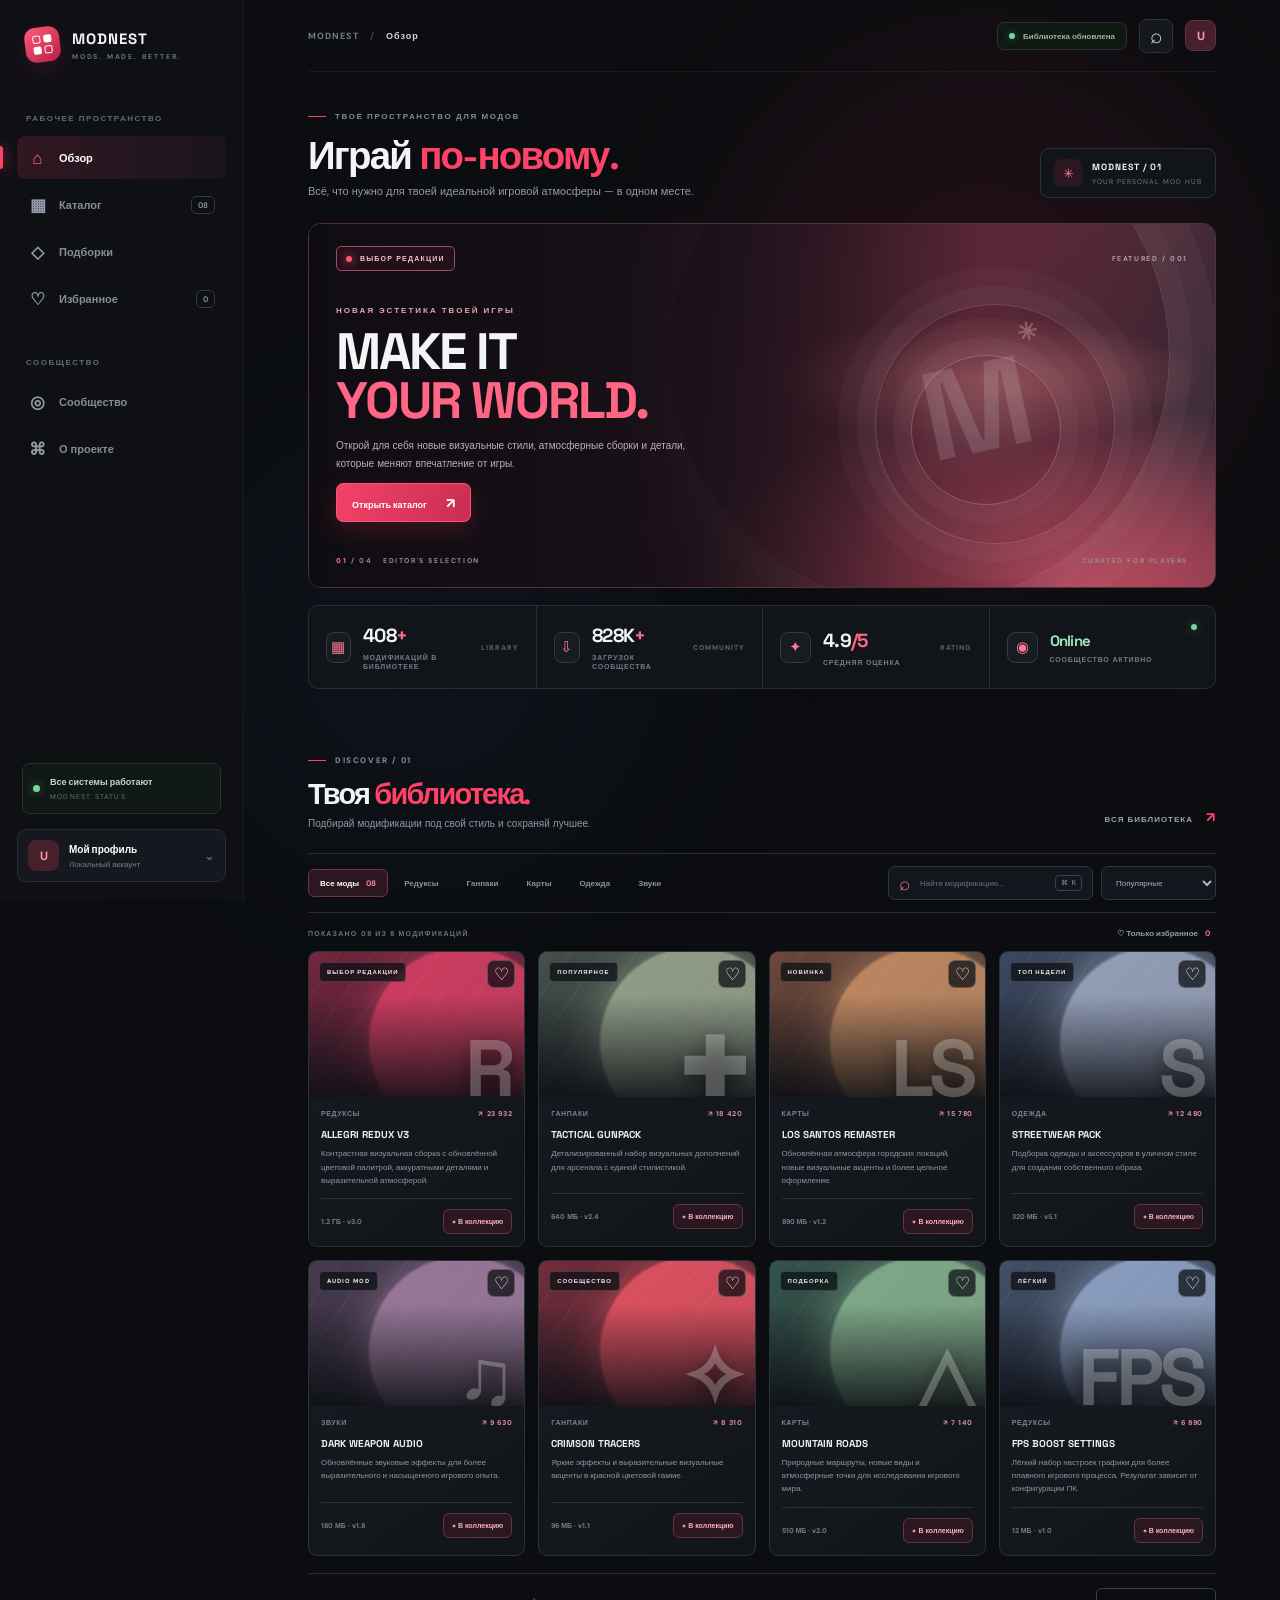
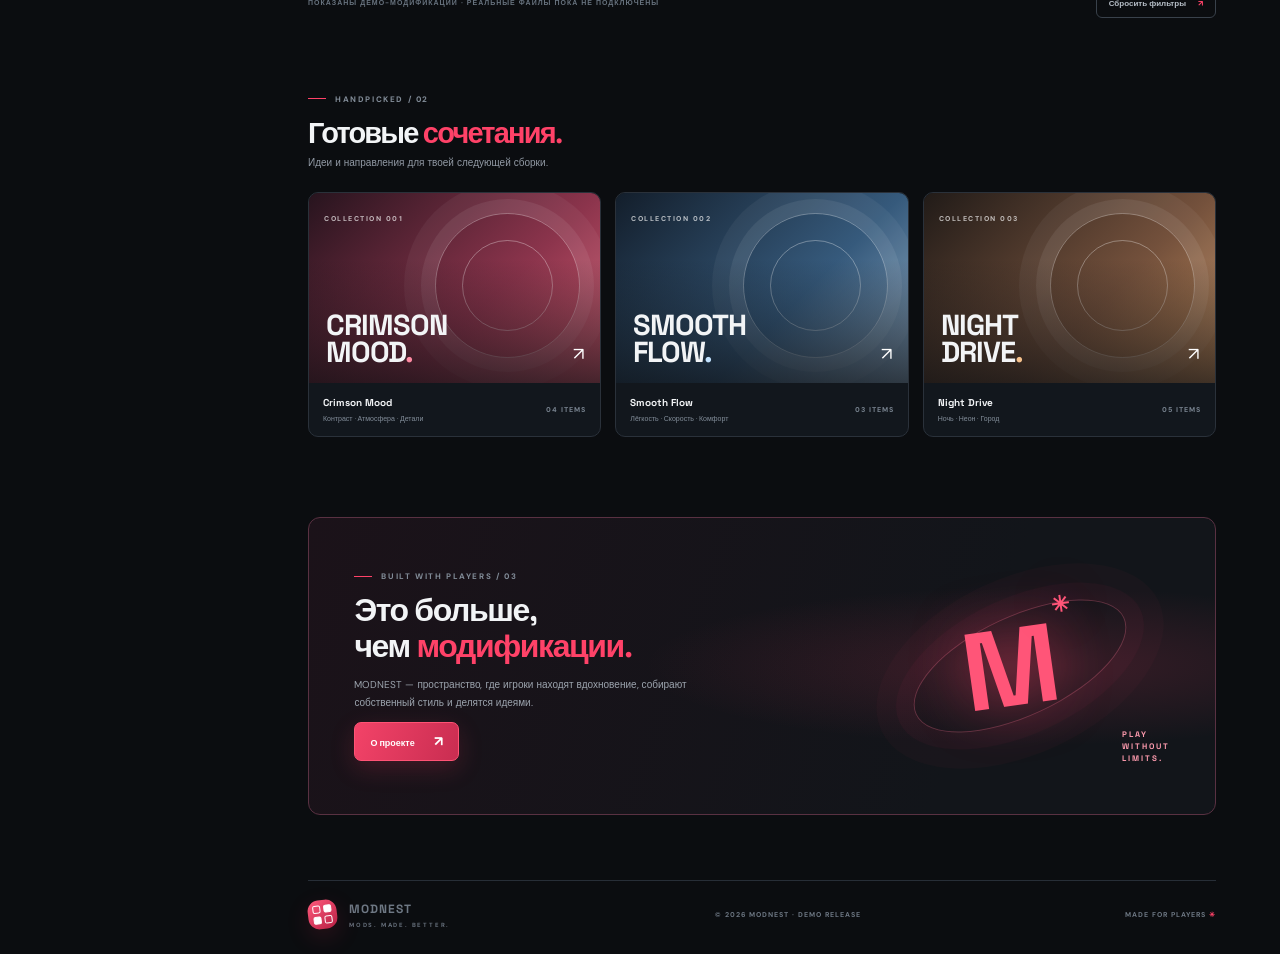
<file: index.html>
<!doctype html>
<html lang="ru">
<head>
<meta charset="UTF-8"><meta name="viewport" content="width=device-width,initial-scale=1">
<meta name="theme-color" content="#0b0d10"><meta name="description" content="MODNEST — твоя игровая библиотека модификаций.">
<title>MODNEST — игровой мод-хаб</title>
<link rel="preconnect" href="https://fonts.googleapis.com"><link rel="preconnect" href="https://fonts.gstatic.com" crossorigin>
<link href="https://fonts.googleapis.com/css2?family=DM+Sans:wght@400;500;600;700;800&family=Space+Grotesk:wght@400;500;600;700&display=swap" rel="stylesheet">
<link rel="stylesheet" href="styles.css">
</head>
<body>
<div class="ambient ambient-a"></div><div class="ambient ambient-b"></div>
<aside class="sidebar" id="sidebar">
 <a class="brand" href="#top"><span class="brand-mark"><i></i><i></i><i></i><i></i></span><span>MODNEST<small>MODS. MADE. BETTER.</small></span></a>
 <div class="side-label">РАБОЧЕЕ ПРОСТРАНСТВО</div>
 <nav class="side-nav">
  <a class="side-link active" href="#top"><span class="side-icon">⌂</span>Обзор <span class="side-indicator"></span></a>
  <a class="side-link" href="catalog.html"><span class="side-icon">▦</span>Каталог <span class="side-count">08</span></a>
  <a class="side-link" href="#collections"><span class="side-icon">◇</span>Подборки</a>
  <button class="side-link" id="favorites-shortcut"><span class="side-icon">♡</span>Избранное <span class="side-count" id="favorite-count">0</span></button>
 </nav>
 <div class="side-label side-label-spaced">СООБЩЕСТВО</div>
 <nav class="side-nav">
  <a class="side-link" href="#community"><span class="side-icon">◎</span>Сообщество</a>
  <a class="side-link" href="#about"><span class="side-icon">⌘</span>О проекте</a>
 </nav>
 <div class="sidebar-bottom">
  <div class="side-status"><span class="status-dot"></span><div><b>Все системы работают</b><small>MODNEST STATUS</small></div></div>
  <button class="profile-button" id="login"><span class="profile-avatar">U</span><span class="profile-copy"><b>Мой профиль</b><small>Локальный аккаунт</small></span><span class="profile-chevron">⌄</span></button>
 </div>
</aside>
<div class="app-shell">
<header class="topbar">
 <div class="breadcrumbs"><span>MODNEST</span><i>/</i><b>Обзор</b></div>
 <div class="topbar-right"><div class="system-pill"><span></span> Библиотека обновлена</div><button class="top-icon" id="top-search" aria-label="Поиск">⌕</button><button class="mobile-menu" id="hamburger" aria-label="Открыть меню">☰</button><button class="top-avatar" id="top-profile">U</button></div>
</header>
<main id="top">
 <section class="welcome-row">
  <div><div class="eyebrow"><span class="eyebrow-line"></span> ТВОЁ ПРОСТРАНСТВО ДЛЯ МОДОВ</div><h1>Играй <em>по-новому.</em></h1><p>Всё, что нужно для твоей идеальной игровой атмосферы — в одном месте.</p></div>
  <div class="welcome-date"><span class="date-icon">✳</span><div><b>MODNEST / 01</b><small>YOUR PERSONAL MOD HUB</small></div></div>
 </section>
 <section class="feature-panel">
  <div class="feature-image"></div><div class="feature-shade"></div>
  <div class="feature-content"><div class="feature-top"><span class="feature-badge"><i></i> ВЫБОР РЕДАКЦИИ</span><span class="feature-number">FEATURED / 001</span></div>
   <div class="feature-copy"><div class="feature-kicker">НОВАЯ ЭСТЕТИКА ТВОЕЙ ИГРЫ</div><h2>MAKE IT<br><em>YOUR WORLD.</em></h2><p>Открой для себя новые визуальные стили, атмосферные сборки и детали, которые меняют впечатление от игры.</p><button class="feature-button" id="go-catalog">Открыть каталог <span>↗</span></button></div>
   <div class="feature-bottom"><span><b>01</b> / 04 &nbsp; EDITOR'S SELECTION</span><span>CURATED FOR PLAYERS</span></div>
  </div>
  <div class="feature-orbit orbit-one"></div><div class="feature-orbit orbit-two"></div><div class="feature-emblem">M<span>✳</span></div>
 </section>
 <section class="quick-stats">
  <div class="stat-item"><span class="stat-icon">▦</span><div><b>408<span>+</span></b><small>МОДИФИКАЦИЙ В БИБЛИОТЕКЕ</small></div><span class="stat-trend">LIBRARY</span></div>
  <div class="stat-item"><span class="stat-icon">⇩</span><div><b>828K<span>+</span></b><small>ЗАГРУЗОК СООБЩЕСТВА</small></div><span class="stat-trend">COMMUNITY</span></div>
  <div class="stat-item"><span class="stat-icon">✦</span><div><b>4.9<span>/5</span></b><small>СРЕДНЯЯ ОЦЕНКА</small></div><span class="stat-trend">RATING</span></div>
  <div class="stat-item stat-status"><span class="stat-icon">◉</span><div><b>Online</b><small>СООБЩЕСТВО АКТИВНО</small></div><span class="online-pulse"></span></div>
 </section>
 <section class="catalog-section" id="catalog">
  <div class="section-heading"><div><div class="eyebrow"><span class="eyebrow-line"></span> DISCOVER / 01</div><h2>Твоя <em>библиотека.</em></h2><p>Подбирай модификации под свой стиль и сохраняй лучшее.</p></div><a class="view-all" href="#catalog">ВСЯ БИБЛИОТЕКА <span>↗</span></a></div>
  <div class="catalog-controls"><div class="category-tabs" id="category-tabs"><button class="category-tab active" data-filter="Все">Все моды <span>08</span></button><button class="category-tab" data-filter="Редуксы">Редуксы</button><button class="category-tab" data-filter="Ганпаки">Ганпаки</button><button class="category-tab" data-filter="Карты">Карты</button><button class="category-tab" data-filter="Одежда">Одежда</button><button class="category-tab" data-filter="Звуки">Звуки</button></div>
   <div class="toolbar-tools"><label class="search-box"><span>⌕</span><input id="search" type="search" placeholder="Найти модификацию..." autocomplete="off"><kbd>⌘ K</kbd></label><select id="sort" aria-label="Сортировка"><option value="popular">Популярные</option><option value="new">Сначала новые</option><option value="name">По названию</option></select></div>
  </div>
  <div class="catalog-subbar"><span id="count">ПОКАЗАНО 08 МОДИФИКАЦИЙ</span><button id="favorites-filter" class="favorites-filter">♡ Только избранное <span id="favorite-count-2">0</span></button></div>
  <div class="mod-grid" id="mod-grid"></div><div class="empty-state hidden" id="empty"><div>⌕</div><h3>Ничего не найдено</h3><p>Попробуй изменить запрос или выбрать другую категорию.</p><button id="reset">Сбросить фильтры</button></div>
  <div class="catalog-footer"><span>ПОКАЗАНЫ ДЕМО-МОДИФИКАЦИИ · РЕАЛЬНЫЕ ФАЙЛЫ ПОКА НЕ ПОДКЛЮЧЕНЫ</span><button class="outline-button" id="more">Сбросить фильтры <span>↗</span></button></div>
 </section>
 <section class="collections-section" id="collections"><div class="section-heading"><div><div class="eyebrow"><span class="eyebrow-line"></span> HANDPICKED / 02</div><h2>Готовые <em>сочетания.</em></h2><p>Идеи и направления для твоей следующей сборки.</p></div></div>
  <div class="collection-grid">
   <article class="collection-card collection-red"><div class="collection-art"><span class="collection-index">COLLECTION 001</span><div class="collection-shape"></div><b>CRIMSON<br>MOOD<span>.</span></b><span class="collection-arrow">↗</span></div><div class="collection-info"><div><b>Crimson Mood</b><small>Контраст · Атмосфера · Детали</small></div><span>04 ITEMS</span></div></article>
   <article class="collection-card collection-blue"><div class="collection-art"><span class="collection-index">COLLECTION 002</span><div class="collection-shape"></div><b>SMOOTH<br>FLOW<span>.</span></b><span class="collection-arrow">↗</span></div><div class="collection-info"><div><b>Smooth Flow</b><small>Лёгкость · Скорость · Комфорт</small></div><span>03 ITEMS</span></div></article>
   <article class="collection-card collection-gold"><div class="collection-art"><span class="collection-index">COLLECTION 003</span><div class="collection-shape"></div><b>NIGHT<br>DRIVE<span>.</span></b><span class="collection-arrow">↗</span></div><div class="collection-info"><div><b>Night Drive</b><small>Ночь · Неон · Город</small></div><span>05 ITEMS</span></div></article>
  </div>
 </section>
 <section class="community-section" id="community"><div class="community-copy"><div class="eyebrow"><span class="eyebrow-line"></span> BUILT WITH PLAYERS / 03</div><h2>Это больше,<br>чем <em>модификации.</em></h2><p>MODNEST — пространство, где игроки находят вдохновение, собирают собственный стиль и делятся идеями.</p><button class="feature-button" id="join">О проекте <span>↗</span></button></div><div class="community-art"><div class="community-ring"></div><div class="community-m">M<span>✳</span></div><div class="community-caption">PLAY<br>WITHOUT<br>LIMITS.</div></div></section>
</main>
<footer class="footer" id="about"><a class="brand footer-brand" href="#top"><span class="brand-mark"><i></i><i></i><i></i><i></i></span><span>MODNEST<small>MODS. MADE. BETTER.</small></span></a><span>© 2026 MODNEST · DEMO RELEASE</span><span>MADE FOR PLAYERS <b>✳</b></span></footer>
</div>
<div class="toast" id="toast" role="status"></div>
<div class="modal-backdrop hidden" id="modal"><section class="modal" role="dialog" aria-modal="true"><button class="modal-close" id="modal-x" aria-label="Закрыть">×</button><div class="modal-mark">M✳</div><div class="eyebrow">MODNEST / ACCOUNT</div><h2 id="modal-title">ТВОЙ ПРОФИЛЬ</h2><p id="modal-desc">Личный кабинет появится в следующем обновлении.</p><button class="feature-button" id="modal-ok">Понятно <span>✓</span></button></section></div>
<script src="app.js"></script>
</body></html>
</file>
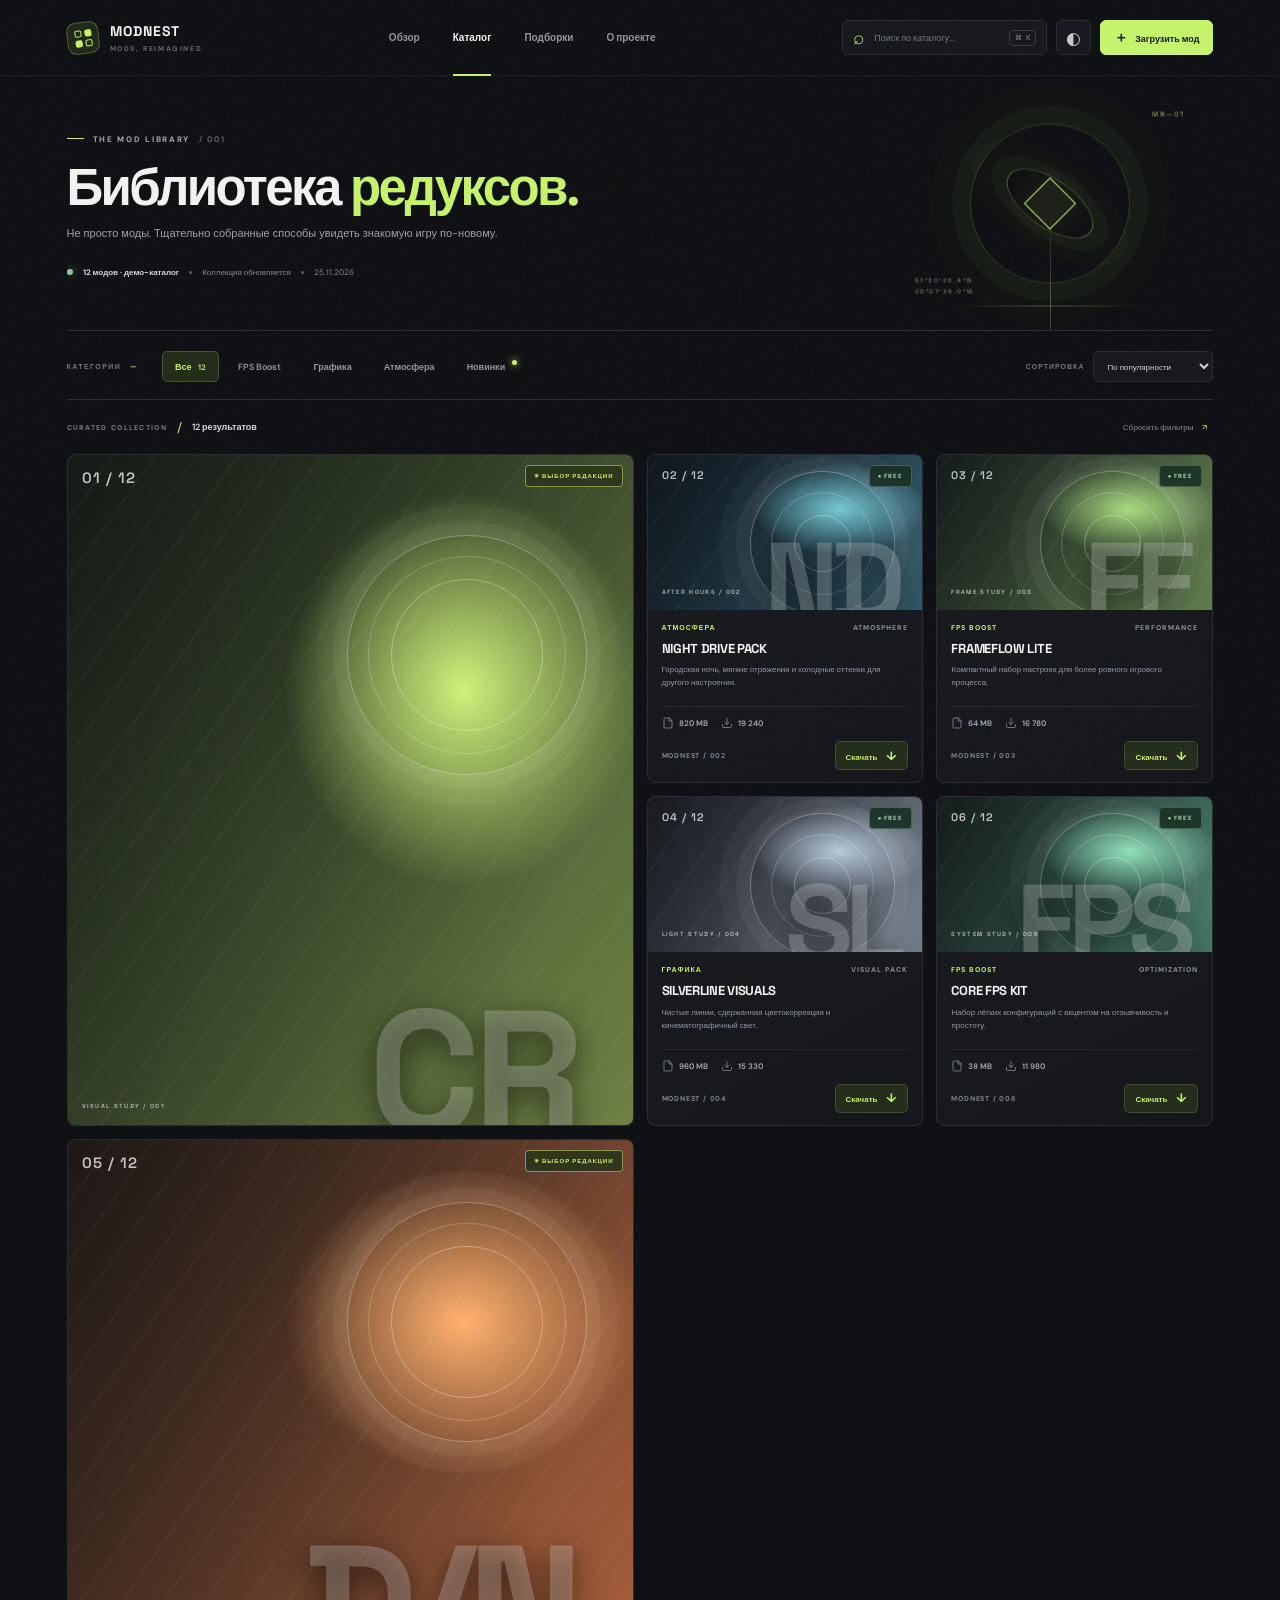
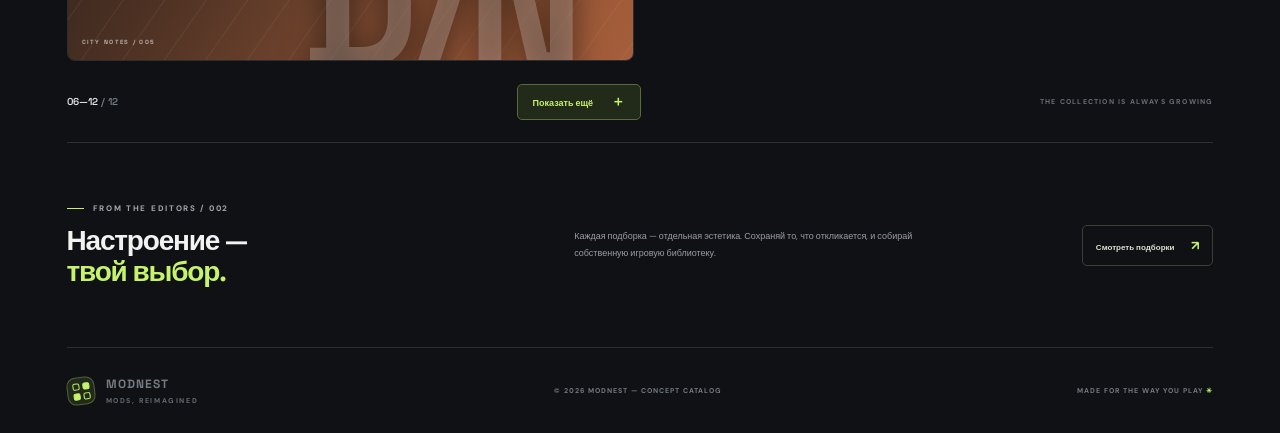
<file: catalog.html>
<!doctype html>
<html lang="ru">
<head>
<meta charset="UTF-8"><meta name="viewport" content="width=device-width,initial-scale=1">
<meta name="theme-color" content="#101114"><meta name="description" content="MODNEST — кураторская библиотека игровых редуксов и модификаций.">
<title>Редуксы — MODNEST</title>
<link rel="preconnect" href="https://fonts.googleapis.com"><link rel="preconnect" href="https://fonts.gstatic.com" crossorigin>
<link href="https://fonts.googleapis.com/css2?family=DM+Sans:wght@400;500;600;700;800&family=Space+Grotesk:wght@400;500;600;700&display=swap" rel="stylesheet">
<link rel="stylesheet" href="catalog.css">
</head>
<body>
<div class="grain"></div>
<header class="site-header">
 <a class="wordmark" href="index.html" aria-label="MODNEST — главная"><span class="mark"><i></i><i></i><i></i><i></i></span><span>MODNEST<small>MODS, REIMAGINED</small></span></a>
 <nav class="main-nav" aria-label="Основная навигация"><a href="index.html">Обзор</a><a class="active" href="catalog.html">Каталог</a><a href="#curated">Подборки</a><a href="#about">О проекте</a></nav>
 <div class="header-actions">
  <label class="header-search"><span>⌕</span><input id="search" type="search" placeholder="Поиск по каталогу..." aria-label="Поиск по названию"><kbd>⌘ K</kbd></label>
  <button class="icon-button theme-toggle" id="theme-toggle" aria-label="Переключить тему">◐</button>
  <button class="upload-button" id="upload-open"><span>＋</span> Загрузить мод</button>
  <button class="menu-toggle" id="menu-toggle" aria-label="Открыть меню">☰</button>
 </div>
</header>
<main>
 <section class="catalog-intro">
  <div class="intro-main"><div class="eyebrow"><span></span> THE MOD LIBRARY <b> / 001</b></div><h1>Библиотека <em>редуксов.</em></h1><p>Не просто моды. Тщательно собранные способы увидеть знакомую игру по-новому.</p><div class="intro-meta"><span class="live-dot"></span><b id="total-count">12 модов</b><i></i><span>Коллекция обновляется</span><i></i><span>25.11.2026</span></div></div>
  <div class="intro-art" aria-hidden="true"><div class="art-cross"></div><div class="art-orbit orbit-a"></div><div class="art-orbit orbit-b"></div><div class="art-diamond"></div><span class="art-index">MN—01</span><span class="art-coordinate">51°30'26.4"N<br>00°07'39.0"W</span></div>
 </section>
 <section class="catalog-workspace" aria-label="Каталог модификаций">
  <div class="filter-row"><div class="filter-label">КАТЕГОРИИ <span>—</span></div><div class="filter-chips" id="filters">
   <button class="filter-chip active" data-filter="Все">Все <span>12</span></button><button class="filter-chip" data-filter="FPS Boost">FPS Boost</button><button class="filter-chip" data-filter="Графика">Графика</button><button class="filter-chip" data-filter="Атмосфера">Атмосфера</button><button class="filter-chip" data-filter="Новинки">Новинки <i></i></button>
  </div><div class="sort-control"><label for="sort">СОРТИРОВКА</label><select id="sort"><option value="popular">По популярности</option><option value="size">По размеру</option><option value="new">Новые</option></select></div></div>
  <div class="results-bar"><div><span class="results-kicker">CURATED COLLECTION</span><span class="results-divider">/</span><b id="result-count">12 результатов</b></div><button class="reset-button" id="reset">Сбросить фильтры <span>↗</span></button></div>
  <div class="mod-grid" id="mod-grid" aria-live="polite"></div>
  <div class="empty-state hidden" id="empty"><span>⌕</span><h2>Пока ничего нет.</h2><p>Попробуй изменить запрос или выбрать другую категорию.</p><button id="empty-reset">Сбросить фильтры</button></div>
  <div class="load-row"><span id="shown-count">01—06 <i>/ 12</i></span><button class="load-more" id="load-more">Показать ещё <span>＋</span></button><span class="load-note">THE COLLECTION IS ALWAYS GROWING</span></div>
 </section>
 <section class="curated-strip" id="curated"><div><div class="eyebrow"><span></span> FROM THE EDITORS / 002</div><h2>Настроение —<br><em>твой выбор.</em></h2></div><div class="curated-note">Каждая подборка — отдельная эстетика. Сохраняй то, что откликается, и собирай собственную игровую библиотеку.</div><a href="index.html#collections">Смотреть подборки <span>↗</span></a></section>
</main>
<footer class="site-footer" id="about"><a class="wordmark footer-mark" href="index.html"><span class="mark"><i></i><i></i><i></i><i></i></span><span>MODNEST<small>MODS, REIMAGINED</small></span></a><span>© 2026 MODNEST — CONCEPT CATALOG</span><span>MADE FOR THE WAY YOU PLAY <b>✳</b></span></footer>
<div class="toast" id="toast" role="status"></div>
<div class="modal-layer hidden" id="modal" role="dialog" aria-modal="true" aria-labelledby="modal-title"><section class="modal-card"><button class="modal-close" id="modal-close" aria-label="Закрыть">×</button><div class="modal-symbol">MN<span>✳</span></div><div class="eyebrow"><span></span> MODNEST / NOTICE</div><h2 id="modal-title">Скоро здесь.</h2><p id="modal-text">Функция появится в следующем обновлении.</p><button class="modal-confirm" id="modal-confirm">Понятно <span>↗</span></button></section></div>
<script src="catalog.js"></script>
</body></html>
</file>
<file: styles.css>
:root{--bg:#0b0d10;--panel:#111419;--panel2:#171b21;--line:#252b33;--line2:#303741;--text:#f2f4f6;--muted:#858d98;--soft:#aab0b9;--red:#ff4268;--red2:#d82c51;--green:#8ce0ae;--font:'DM Sans',sans-serif;--display:'Space Grotesk',sans-serif}*{box-sizing:border-box}html{scroll-behavior:smooth;scroll-padding-top:100px}body{margin:0;background:var(--bg);color:var(--text);font:13px var(--font);overflow-x:hidden}button,input,select{font:inherit}button,a{-webkit-tap-highlight-color:transparent}button{cursor:pointer}a{color:inherit;text-decoration:none}.ambient{position:fixed;z-index:-1;pointer-events:none;border-radius:50%;filter:blur(110px);opacity:.1}.ambient-a{width:520px;height:520px;top:5%;right:3%;background:#d62c55}.ambient-b{width:460px;height:460px;bottom:2%;left:15%;background:#334b78}.sidebar{width:244px;position:fixed;z-index:40;inset:0 auto 0 0;display:flex;flex-direction:column;padding:27px 17px 18px;background:#0e1014;border-right:1px solid #ffffff0c}.brand{display:flex;align-items:center;gap:12px;padding:0 8px;font:700 15px var(--display);letter-spacing:1px}.brand>span:last-child{display:block}.brand small{display:block;margin-top:4px;color:#68717d;font:700 7px var(--font);letter-spacing:1.8px}.brand-mark{width:35px;height:35px;display:grid;grid-template-columns:repeat(2,8px);grid-template-rows:repeat(2,8px);gap:3px;align-content:center;justify-content:center;border-radius:11px;background:linear-gradient(145deg,#ff5a7c,#b71f43);box-shadow:0 8px 25px #ff315d25;transform:rotate(-7deg)}.brand-mark i{display:block;border:1.5px solid #fff;border-radius:2px}.brand-mark i:nth-child(2),.brand-mark i:nth-child(3){background:#fff}.side-label{margin:51px 9px 13px;color:#626a76;font-size:8px;font-weight:800;letter-spacing:1.5px}.side-label-spaced{margin-top:37px}.side-nav{display:grid;gap:4px}.side-link{position:relative;width:100%;height:43px;display:flex;align-items:center;gap:12px;padding:0 11px;border:0;border-radius:8px;background:transparent;color:#858d98;text-align:left;font-size:11px;font-weight:600;transition:.2s}.side-link:hover{background:#171b21;color:#fff}.side-link.active{background:linear-gradient(90deg,#301722,#1b151b);color:#fff}.side-icon{width:19px;color:#929aa6;font-size:17px;text-align:center}.side-link.active .side-icon{color:#ff6b88}.side-indicator{position:absolute;left:-17px;top:10px;width:3px;height:23px;border-radius:0 4px 4px 0;background:var(--red);box-shadow:0 0 14px #ff4268}.side-count{margin-left:auto;padding:3px 6px;border:1px solid #333a44;border-radius:5px;color:#8d96a2;font-size:8px}.sidebar-bottom{margin-top:auto}.side-status{display:flex;align-items:center;gap:10px;margin:0 5px 15px;padding:12px 10px;border:1px solid #26332c;border-radius:8px;background:#101813}.status-dot,.system-pill span,.online-pulse{width:7px;height:7px;flex-shrink:0;border-radius:50%;background:#70d99b;box-shadow:0 0 10px #70d99b77}.side-status b,.side-status small{display:block}.side-status b{font-size:9px;color:#c5d6cb}.side-status small{margin-top:4px;color:#64766a;font-size:7px;letter-spacing:1.2px}.profile-button{width:100%;display:flex;align-items:center;gap:10px;padding:10px;border:1px solid #272d36;border-radius:9px;background:#15191f;color:#fff;text-align:left}.profile-avatar,.top-avatar{width:31px;height:31px;display:grid;place-items:center;border-radius:8px;background:#47202c;color:#ff9bb0;font:700 12px var(--display)}.profile-copy{display:grid;gap:3px}.profile-copy b{font-size:10px}.profile-copy small{color:#737d89;font-size:8px}.profile-chevron{margin-left:auto;color:#707986}.app-shell{max-width:1700px;margin-left:244px;padding:0 clamp(28px,5vw,82px)}.topbar{height:72px;display:flex;align-items:center;justify-content:space-between;border-bottom:1px solid #ffffff0d}.breadcrumbs{display:flex;align-items:center;gap:11px;color:#737d89;font-size:9px;font-weight:700;letter-spacing:1px}.breadcrumbs i{color:#424953;font-style:normal}.breadcrumbs b{color:#d4d8de;font-weight:600}.topbar-right{display:flex;align-items:center;gap:12px}.system-pill{display:flex;align-items:center;gap:8px;padding:8px 11px;border:1px solid #26352d;border-radius:7px;background:#101812;color:#9bb4a3;font-size:8px;font-weight:700}.system-pill span{width:6px;height:6px}.top-icon{width:34px;height:34px;border:1px solid #2c333d;border-radius:8px;background:#14181e;color:#d9dce1;font-size:21px}.top-avatar{border:1px solid #633044;cursor:pointer}.mobile-menu{display:none}.welcome-row{display:flex;align-items:end;justify-content:space-between;padding:39px 0 25px}.eyebrow{display:flex;align-items:center;gap:9px;color:#818b97;font-size:8px;font-weight:800;letter-spacing:1.6px}.eyebrow-line{width:18px;height:1px;background:var(--red)}.welcome-row h1,.section-heading h2{margin:13px 0 7px;font:600 clamp(30px,3vw,40px)/1.12 var(--display);letter-spacing:-1.8px}.welcome-row h1 em,.section-heading h2 em,.feature-copy h2 em,.community-copy h2 em{color:var(--red);font-style:normal}.welcome-row p,.section-heading p{margin:0;color:#929aa5;font-size:11px}.welcome-date{display:flex;align-items:center;gap:10px;padding:10px 13px;border:1px solid #2a3039;border-radius:9px;background:#11151a}.date-icon{width:28px;height:28px;display:grid;place-items:center;border-radius:7px;background:#2a1720;color:#ff7893}.welcome-date b,.welcome-date small{display:block}.welcome-date b{font:700 9px var(--display);letter-spacing:1px}.welcome-date small{margin-top:4px;color:#6d7783;font-size:7px;letter-spacing:1px}.feature-panel{height:365px;position:relative;overflow:hidden;border:1px solid #51303b;border-radius:13px;background:#21141c;isolation:isolate}.feature-image{position:absolute;z-index:-3;inset:0;background:linear-gradient(105deg,#28141e 0%,#3d1e2c 38%,#7d3346 68%,#25202b 100%)}.feature-image:before{content:"";position:absolute;inset:0;background:radial-gradient(ellipse at 75% 43%,#ff8b8e8c 0,transparent 22%),radial-gradient(ellipse at 84% 100%,#db536a 0,transparent 36%),linear-gradient(90deg,#140e15 0%,transparent 65%)}.feature-image:after{content:"";position:absolute;right:5%;top:-120px;width:500px;height:500px;border:1px solid #ffffff29;border-radius:50%;box-shadow:0 0 0 22px #ffffff08,0 0 0 48px #ffffff08,0 0 0 80px #ffffff05}.feature-shade{position:absolute;z-index:-1;inset:0;background:linear-gradient(90deg,#100d12 0%,#160f15eF 35%,#1c101a77 67%,transparent 100%)}.feature-content{height:100%;display:flex;flex-direction:column;justify-content:space-between;padding:22px 27px}.feature-top,.feature-bottom{display:flex;justify-content:space-between;align-items:center}.feature-badge{display:flex;align-items:center;gap:8px;padding:7px 9px;border:1px solid #a44a60;border-radius:5px;background:#29131eaa;color:#ffc0cd;font-size:7px;font-weight:800;letter-spacing:1.2px}.feature-badge i{width:6px;height:6px;border-radius:50%;background:#ff5578;box-shadow:0 0 10px #ff5578}.feature-number,.feature-bottom{color:#b1a0a8;font-size:7px;font-weight:700;letter-spacing:1.6px}.feature-copy{max-width:420px}.feature-kicker{color:#e7a6b4;font-size:8px;font-weight:800;letter-spacing:2px}.feature-copy h2{margin:12px 0;font:700 clamp(36px,4vw,53px)/.96 var(--display);letter-spacing:-2px}.feature-copy h2 em{color:#ff6685}.feature-copy p{max-width:350px;color:#c0aeb6;font-size:10px;line-height:1.8}.feature-button{min-height:39px;padding:0 15px;border:1px solid #ff5375;border-radius:7px;background:linear-gradient(110deg,#f34368,#c92d51);color:#fff;font-size:9px;font-weight:800;box-shadow:0 8px 24px #f43b612e;transition:.2s}.feature-button:hover{transform:translateY(-2px);filter:brightness(1.12);box-shadow:0 11px 28px #f43b6155}.feature-button span{margin-left:17px;font-size:14px}.feature-bottom{color:#9b8991}.feature-bottom b{color:#ff819a}.feature-orbit{position:absolute;z-index:-1;right:11%;top:22%;width:240px;height:240px;border:1px solid #ffffff29;border-radius:50%;box-shadow:0 0 0 18px #ffffff08,0 0 0 37px #ffffff06}.orbit-two{right:17%;top:36%;width:150px;height:150px;border-color:#ffbdc54a}.feature-emblem{position:absolute;right:18%;top:28%;font:700 125px var(--display);color:#fff2;text-shadow:0 0 45px #fff2;transform:rotate(-12deg)}.feature-emblem span{font-size:24px;vertical-align:top;color:#ffb5c355}.quick-stats{display:grid;grid-template-columns:repeat(4,1fr);margin:17px 0 66px;border:1px solid #272e37;border-radius:10px;background:#11151a}.stat-item{min-height:82px;position:relative;display:flex;align-items:center;gap:12px;padding:14px 17px}.stat-item+.stat-item{border-left:1px solid #272e37}.stat-icon{width:31px;height:31px;display:grid;place-items:center;border:1px solid #333a44;border-radius:8px;background:#171c23;color:#ff7893;font-size:15px}.stat-item b{display:block;font:700 19px var(--display);letter-spacing:-.7px}.stat-item b span{color:#ff6685}.stat-item small{display:block;margin-top:5px;color:#727d89;font-size:7px;font-weight:800;letter-spacing:.8px}.stat-trend{margin-left:auto;color:#59636f;font-size:7px;font-weight:800;letter-spacing:1px}.stat-status b{font-size:15px;color:#9de3b5}.online-pulse{position:absolute;right:18px;top:18px;width:6px;height:6px}.catalog-section,.collections-section{padding-bottom:76px}.section-heading{display:flex;align-items:end;justify-content:space-between;margin-bottom:23px}.section-heading h2{font-size:29px}.section-heading p{font-size:10px}.view-all{padding-bottom:4px;color:#9aa3ae;font-size:8px;font-weight:800;letter-spacing:1px}.view-all span{margin-left:10px;color:var(--red);font-size:14px}.catalog-controls{display:flex;align-items:center;justify-content:space-between;gap:15px;padding:12px 0;border-top:1px solid #272e37;border-bottom:1px solid #272e37}.category-tabs{display:flex;gap:4px;flex-wrap:wrap}.category-tab{padding:8px 11px;border:1px solid transparent;border-radius:6px;background:transparent;color:#89929e;font-size:8px;font-weight:700;transition:.2s}.category-tab:hover{background:#1b2027;color:#fff}.category-tab.active{border-color:#713347;background:#2a1720;color:#fff}.category-tab span{margin-left:5px;color:#ff7b96}.toolbar-tools{display:flex;gap:8px}.search-box{height:34px;min-width:205px;display:flex;align-items:center;gap:8px;padding:0 10px;border:1px solid #303741;border-radius:7px;background:#12171d}.search-box>span{color:#ff6685;font-size:19px}.search-box input{width:100%;min-width:0;border:0;outline:0;background:transparent;color:#fff;font-size:8px}.search-box input::placeholder{color:#69737f}.search-box kbd{padding:3px 5px;border:1px solid #39414b;border-radius:4px;color:#8b95a1;font-size:7px;white-space:nowrap}.toolbar-tools select{height:34px;padding:0 25px 0 10px;border:1px solid #303741;border-radius:7px;background:#12171d;color:#aab2bc;font-size:8px;outline:0}.catalog-subbar{display:flex;align-items:center;justify-content:space-between;margin:14px 0 12px;color:#68737f;font-size:7px;font-weight:800;letter-spacing:1.2px}.favorites-filter{border:0;background:none;color:#939daa;font-size:8px;font-weight:700}.favorites-filter.active{color:#ff819a}.favorites-filter span{margin-left:5px;color:#ff6685}.mod-grid{display:grid;grid-template-columns:repeat(4,minmax(0,1fr));gap:13px}.mod-card{min-width:0;overflow:hidden;border:1px solid #29313a;border-radius:9px;background:linear-gradient(145deg,#171c22,#11151a);transition:transform .23s,border-color .23s,box-shadow .23s}.mod-card:hover{transform:translateY(-4px);border-color:#814054;box-shadow:0 18px 36px #0007,0 0 20px #f3436810}.mod-thumb{height:145px;position:relative;overflow:hidden;cursor:pointer;background:linear-gradient(135deg,var(--a),#171b23 85%)}.mod-thumb:before{content:"";position:absolute;width:190px;height:190px;right:-35px;top:-5px;border-radius:50%;background:var(--b);opacity:.78;filter:blur(1px);box-shadow:0 0 60px var(--b)}.mod-thumb:after{content:"";position:absolute;inset:0;background:linear-gradient(0deg,#0b0e13d9,transparent 70%),repeating-linear-gradient(125deg,transparent 0 25px,#ffffff0a 26px 27px)}.thumb-tag{position:absolute;z-index:2;top:10px;left:10px;padding:5px 7px;border:1px solid #ffffff2a;border-radius:4px;background:#0b0e13b8;color:#f1e9ec;font-size:6px;font-weight:800;letter-spacing:1px}.thumb-symbol{position:absolute;z-index:1;right:13px;bottom:-22px;color:#ffffff42;font:700 80px var(--display);letter-spacing:-5px;text-shadow:0 8px 22px #0008}.favorite{position:absolute;z-index:3;top:8px;right:9px;width:28px;height:28px;border:1px solid #ffffff3a;border-radius:7px;background:#080b10b8;color:#fff;font-size:17px;line-height:1}.favorite.saved{border-color:#a13a55;background:#381521;color:#ff7895}.mod-info{padding:12px}.mod-meta{display:flex;justify-content:space-between;gap:5px;color:#798491;font-size:7px;font-weight:800;letter-spacing:.6px}.mod-meta span:last-child{color:#e18ba0}.mod-info h3{margin:10px 0 6px;overflow:hidden;color:#edf0f3;font:700 10px var(--display);white-space:nowrap;text-overflow:ellipsis;cursor:pointer}.mod-info p{min-height:35px;margin:0;color:#8d97a3;font-size:8px;line-height:1.65}.card-bottom{display:flex;align-items:center;justify-content:space-between;gap:6px;margin-top:11px;padding-top:10px;border-top:1px solid #29313a}.file-size{color:#75808c;font-size:7px;font-weight:700;white-space:nowrap}.add-btn{padding:7px 8px;border:1px solid #633247;border-radius:6px;background:#2a1720;color:#ffb0c0;font-size:7px;font-weight:800;white-space:nowrap;transition:.2s}.add-btn:hover{background:#48202e}.add-btn.added{border-color:#2e674b;background:#12271d;color:#91dfb1}.catalog-footer{display:flex;align-items:center;justify-content:space-between;margin-top:17px;padding-top:14px;border-top:1px solid #272e37;color:#68737f;font-size:7px;font-weight:800;letter-spacing:1px}.outline-button{padding:9px 12px;border:1px solid #39414b;border-radius:6px;background:transparent;color:#b8c0c9;font-size:8px;font-weight:800}.outline-button span{margin-left:10px;color:var(--red)}.empty-state{padding:55px 20px;border:1px dashed #39414b;border-radius:10px;text-align:center;color:#929ca8}.empty-state>div{color:var(--red);font-size:34px}.empty-state h3{margin:9px 0;font:700 17px var(--display);color:#fff}.empty-state p{font-size:9px}.empty-state button{margin-top:7px;border:0;background:none;color:#ff7895;font-size:9px;font-weight:800}.hidden{display:none!important}.collection-grid{display:grid;grid-template-columns:repeat(3,minmax(0,1fr));gap:14px}.collection-card{overflow:hidden;border:1px solid #2a313a;border-radius:10px;background:#12171d;transition:.22s}.collection-card:hover{transform:translateY(-4px);border-color:#704052}.collection-art{height:190px;position:relative;overflow:hidden;padding:15px;background:linear-gradient(135deg,#27141e,#8b344c 60%,#d65c72)}.collection-blue .collection-art{background:linear-gradient(135deg,#131e2b,#365a7c 60%,#88a6c1)}.collection-gold .collection-art{background:linear-gradient(135deg,#211b18,#74513c 60%,#c18b5c)}.collection-art:after{content:"";position:absolute;inset:0;background:linear-gradient(0deg,#0b0d10b5,transparent 65%)}.collection-index{position:relative;z-index:2;color:#ffffffad;font-size:7px;font-weight:800;letter-spacing:1.5px}.collection-shape{position:absolute;right:20px;top:20px;width:145px;height:145px;border:1px solid #ffffff55;border-radius:50%;box-shadow:0 0 0 14px #ffffff12,0 0 0 31px #ffffff0c}.collection-shape:after{content:"";position:absolute;inset:26px;border:1px solid #ffffff55;border-radius:50%}.collection-art>b{position:absolute;z-index:2;left:17px;bottom:18px;font:700 29px/.94 var(--display);letter-spacing:-1px}.collection-art>b span{color:#ff8aa3}.collection-blue .collection-art>b span{color:#c2e2ff}.collection-gold .collection-art>b span{color:#f6c28d}.collection-arrow{position:absolute;z-index:2;right:16px;bottom:17px;color:#fff;font-size:18px}.collection-info{display:flex;align-items:center;justify-content:space-between;padding:13px 14px}.collection-info b,.collection-info small{display:block}.collection-info b{font:700 10px var(--display)}.collection-info small{margin-top:5px;color:#838e9a;font-size:7px}.collection-info>span{color:#78838f;font-size:7px;font-weight:800;letter-spacing:1px}.community-section{min-height:270px;position:relative;display:flex;align-items:center;justify-content:space-between;overflow:hidden;margin:4px 0 65px;padding:38px 5%;border:1px solid #593142;border-radius:12px;background:radial-gradient(ellipse at 80% 50%,#ef41652c,transparent 38%),linear-gradient(110deg,#1b1219,#12151a 72%)}.community-copy{position:relative;z-index:2;max-width:470px}.community-copy h2{margin:12px 0;font:600 32px/1.1 var(--display);letter-spacing:-1.4px}.community-copy>p{max-width:370px;color:#9ca4ae;font-size:10px;line-height:1.8}.community-art{width:300px;height:220px;position:relative;display:grid;place-items:center}.community-ring{position:absolute;width:230px;height:100px;border:1px solid #ff72914d;border-radius:50%;transform:rotate(-25deg);box-shadow:0 0 0 18px #ff42680a,0 0 0 38px #ff426807}.community-m{font:700 110px var(--display);color:#ff5578;text-shadow:0 0 55px #ff426877;transform:rotate(-8deg)}.community-m span{font-size:22px;vertical-align:top}.community-caption{position:absolute;right:0;bottom:12px;color:#ff9caf;font:700 8px/1.5 var(--display);letter-spacing:2px}.footer{display:flex;align-items:center;justify-content:space-between;gap:15px;padding:19px 0 25px;border-top:1px solid #272e37;color:#6e7884;font-size:7px;font-weight:700;letter-spacing:1px}.footer-brand{padding:0;font-size:12px}.footer-brand .brand-mark{width:29px;height:29px}.footer-brand small{font-size:6px}.footer>b,.footer span:last-child b{color:var(--red)}.toast{position:fixed;z-index:80;right:22px;bottom:22px;max-width:calc(100vw - 44px);padding:13px 17px;border:1px solid #733047;border-radius:8px;background:#1c1218;color:#fff;font-size:9px;font-weight:800;box-shadow:0 16px 40px #000b;opacity:0;transform:translateY(12px);pointer-events:none;transition:.2s}.toast.show{opacity:1;transform:translateY(0)}.modal-backdrop{position:fixed;z-index:90;inset:0;display:grid;place-items:center;padding:20px;background:#030407df;backdrop-filter:blur(10px)}.modal{position:relative;width:min(420px,100%);padding:33px;border:1px solid #653347;border-radius:12px;background:linear-gradient(145deg,#21141b,#11151a);box-shadow:0 35px 100px #000}.modal-close{position:absolute;right:14px;top:8px;border:0;background:none;color:#a6afb9;font-size:24px}.modal-mark{width:43px;height:43px;display:grid;place-items:center;margin-bottom:23px;border-radius:11px;background:linear-gradient(145deg,#ff5578,#ae1d43);font:700 14px var(--display)}.modal h2{margin:12px 0;font:700 21px var(--display)}.modal p{margin:0 0 22px;color:#9ba4ae;font-size:9px;line-height:1.9}@media(max-width:1250px){.app-shell{padding:0 30px}.mod-grid{grid-template-columns:repeat(3,minmax(0,1fr))}.stat-item{padding:12px}.stat-trend{display:none}}@media(max-width:950px){.sidebar{width:205px}.app-shell{margin-left:205px;padding:0 23px}.quick-stats{grid-template-columns:repeat(2,1fr)}.stat-item:nth-child(3){border-left:0;border-top:1px solid #272e37}.stat-item:nth-child(4){border-top:1px solid #272e37}.mod-grid{grid-template-columns:repeat(2,minmax(0,1fr))}.catalog-controls{align-items:stretch;flex-direction:column}.toolbar-tools{width:100%}.search-box{flex:1}.collection-grid{grid-template-columns:repeat(2,minmax(0,1fr))}.collection-card:last-child{display:none}}@media(max-width:700px){.sidebar{width:244px;transform:translateX(-100%);transition:transform .25s;box-shadow:20px 0 50px #0008}.sidebar.open{transform:translateX(0)}.app-shell{margin-left:0;padding:0 18px}.topbar{height:62px}.mobile-menu{display:block;width:34px;height:34px;border:1px solid #2c333d;border-radius:8px;background:#14181e;color:#fff}.system-pill{display:none}.topbar-right{gap:8px}.welcome-row{padding-top:30px}.welcome-date{display:none}.feature-panel{height:340px}.feature-content{padding:17px}.feature-copy{max-width:78%}.feature-copy h2{font-size:39px}.feature-emblem{right:3%;font-size:90px}.feature-orbit{right:-4%;width:180px;height:180px}.orbit-two{right:8%;width:120px;height:120px}.quick-stats{margin-bottom:50px}.section-heading h2{font-size:25px}.section-heading p{max-width:280px;line-height:1.7}.view-all{font-size:7px;white-space:nowrap}.category-tabs{gap:2px}.category-tab{padding:8px 9px;font-size:7px}.collection-grid{grid-template-columns:1fr 1fr;gap:9px}.collection-art{height:145px}.collection-art>b{font-size:22px}.collection-shape{width:100px;height:100px;right:8px;top:15px}.collection-info{padding:10px}.collection-info>span{display:none}.community-art{position:absolute;right:-90px;opacity:.35}.community-copy{max-width:85%}.footer{flex-wrap:wrap}.footer-brand{width:100%}}@media(max-width:480px){.app-shell{padding:0 13px}.welcome-row h1{font-size:31px}.welcome-row p{max-width:290px;font-size:10px;line-height:1.7}.feature-panel{height:320px}.feature-copy{max-width:92%}.feature-copy h2{font-size:36px}.feature-copy p{max-width:260px;font-size:9px}.feature-number{font-size:6px}.feature-bottom{font-size:6px}.feature-emblem{right:-8%;top:34%;font-size:80px;opacity:.7}.quick-stats{grid-template-columns:1fr 1fr}.stat-item{min-height:72px;gap:8px;padding:10px}.stat-icon{width:27px;height:27px}.stat-item b{font-size:16px}.stat-item small{font-size:6px;letter-spacing:.3px}.section-heading{align-items:start}.section-heading h2{font-size:23px}.section-heading p{font-size:9px}.view-all{padding-top:28px;font-size:6px}.toolbar-tools select{max-width:120px}.search-box{min-width:0}.search-box kbd{display:none}.mod-grid{grid-template-columns:1fr}.mod-thumb{height:175px}.mod-info h3{font-size:11px}.mod-info p{min-height:0}.collection-grid{grid-template-columns:1fr}.collection-card:last-child{display:block}.collection-art{height:165px}.collection-info>span{display:block}.community-section{min-height:285px;padding:28px 20px}.community-copy{max-width:100%}.community-copy h2{font-size:27px}.community-copy>p{max-width:280px}.community-art{right:-125px;opacity:.23}.catalog-footer{align-items:flex-start;gap:10px;font-size:6px;line-height:1.6}.outline-button{flex-shrink:0;padding:8px;font-size:7px}.footer{font-size:6px}.footer span:last-child{display:none}}@media(prefers-reduced-motion:reduce){*,*:before,*:after{scroll-behavior:auto!important;animation-duration:.01ms!important;animation-iteration-count:1!important;transition-duration:.01ms!important}}
</file>
<file: catalog.css>
:root{color-scheme:dark;--bg:#101114;--surface:#17191e;--surface2:#1d2026;--line:#2b2e35;--text:#f2f3f0;--muted:#969ba2;--quiet:#646b74;--accent:#c5f36b;--accent-ink:#171b10;--free:#8fc6a0;--free-bg:#1b2b22;--display:'Space Grotesk',sans-serif;--body:'DM Sans',sans-serif}*{box-sizing:border-box}html{scroll-behavior:smooth;scroll-padding-top:90px}body{margin:0;background:var(--bg);color:var(--text);font:13px var(--body);-webkit-font-smoothing:antialiased;overflow-x:hidden}button,input,select{font:inherit}button,a{-webkit-tap-highlight-color:transparent}button{cursor:pointer}a{color:inherit;text-decoration:none}.grain{position:fixed;inset:0;z-index:20;pointer-events:none;opacity:.12;background-image:url("data:image/svg+xml,%3Csvg viewBox='0 0 180 180' xmlns='http://www.w3.org/2000/svg'%3E%3Cfilter id='n'%3E%3CfeTurbulence type='fractalNoise' baseFrequency='.9' numOctaves='3' stitchTiles='stitch'/%3E%3C/filter%3E%3Crect width='100%25' height='100%25' filter='url(%23n)' opacity='.12'/%3E%3C/svg%3E")}.site-header{height:76px;max-width:1510px;margin:auto;padding:0 5.2%;display:flex;align-items:center;justify-content:space-between;border-bottom:1px solid #ffffff10;position:relative;z-index:30}.wordmark{display:flex;align-items:center;gap:11px;font:700 14px var(--display);letter-spacing:1.1px}.wordmark>span:last-child{display:block}.wordmark small{display:block;margin-top:4px;color:var(--quiet);font:700 7px var(--body);letter-spacing:1.6px}.mark{width:32px;height:32px;display:grid;grid-template-columns:repeat(2,7px);grid-template-rows:repeat(2,7px);gap:3px;align-content:center;justify-content:center;border:1px solid #52613a;border-radius:9px;background:#20291a;transform:rotate(-7deg)}.mark i{border:1.4px solid var(--accent);border-radius:2px}.mark i:nth-child(2),.mark i:nth-child(3){background:var(--accent)}.main-nav{height:100%;display:flex;align-items:center;gap:33px}.main-nav a{height:100%;display:flex;align-items:center;position:relative;color:#92979f;font-size:10px;font-weight:600;transition:color .2s}.main-nav a:hover,.main-nav a.active{color:var(--text)}.main-nav a.active:after{content:"";position:absolute;bottom:-1px;left:0;right:0;height:2px;background:var(--accent)}.header-actions{display:flex;align-items:center;gap:9px}.header-search{height:35px;width:205px;display:flex;align-items:center;gap:8px;padding:0 10px;border:1px solid var(--line);border-radius:6px;background:#17191d}.header-search>span{font-size:19px;color:var(--accent)}.header-search input{width:100%;min-width:0;border:0;outline:0;background:none;color:var(--text);font-size:9px}.header-search input::placeholder{color:#727983}.header-search kbd{padding:3px 5px;border:1px solid #393d45;border-radius:4px;color:#8a9099;font-size:7px;white-space:nowrap}.icon-button,.menu-toggle{width:35px;height:35px;border:1px solid var(--line);border-radius:6px;background:var(--surface);color:#c5c9ce;font-size:17px}.upload-button{height:35px;padding:0 13px;border:1px solid var(--accent);border-radius:6px;background:var(--accent);color:var(--accent-ink);font-size:9px;font-weight:800;transition:.2s}.upload-button:hover{box-shadow:0 0 22px #c5f36b33;transform:translateY(-1px)}.upload-button span{font-size:14px;margin-right:5px}.menu-toggle{display:none}main{max-width:1510px;margin:auto;padding:0 5.2%}.catalog-intro{min-height:255px;display:flex;align-items:center;justify-content:space-between;position:relative;border-bottom:1px solid var(--line);overflow:hidden}.intro-main{position:relative;z-index:2;padding:35px 0 30px}.eyebrow{display:flex;align-items:center;gap:9px;color:#a0a5ad;font-size:8px;font-weight:800;letter-spacing:1.7px}.eyebrow>span{width:17px;height:1px;background:var(--accent)}.eyebrow b{color:var(--quiet);font-weight:600}.catalog-intro h1{margin:17px 0 10px;font:600 clamp(32px,4.2vw,51px)/1.05 var(--display);letter-spacing:-2.6px}.catalog-intro h1 em,.curated-strip h2 em{color:var(--accent);font-style:normal}.catalog-intro p{max-width:510px;margin:0;color:#9da2aa;font-size:11px;line-height:1.8}.intro-meta{display:flex;align-items:center;gap:10px;margin-top:23px;color:#838a93;font-size:8px}.intro-meta b{color:#d6d9dc;font-weight:700}.intro-meta i{width:3px;height:3px;border-radius:50%;background:#565e66}.live-dot{width:6px;height:6px;border-radius:50%;background:var(--free);box-shadow:0 0 10px #8fc6a088}.intro-art{width:270px;height:205px;position:absolute;right:2.5%;top:50%;transform:translateY(-50%);opacity:.95}.art-cross{position:absolute;left:50%;top:50%;width:1px;height:100%;background:linear-gradient(transparent,#c5f36b55,transparent)}.art-cross:after{content:"";position:absolute;left:-100px;top:50%;width:200px;height:1px;background:linear-gradient(90deg,transparent,#c5f36b55,transparent)}.art-orbit{position:absolute;left:50%;top:50%;width:160px;height:160px;border:1px solid #c5f36b36;border-radius:50%;transform:translate(-50%,-50%);box-shadow:0 0 0 18px #c5f36b08,0 0 0 40px #c5f36b05}.orbit-b{width:100px;height:100px;border-color:#c5f36b6b;transform:translate(-50%,-50%) rotate(35deg) scaleY(.48)}.art-diamond{position:absolute;left:50%;top:50%;width:37px;height:37px;border:1px solid var(--accent);background:#c5f36b14;transform:translate(-50%,-50%) rotate(45deg);box-shadow:0 0 35px #c5f36b22}.art-index,.art-coordinate{position:absolute;color:#75805f;font:700 7px var(--display);letter-spacing:1.5px}.art-index{top:9px;right:0}.art-coordinate{left:0;bottom:8px;line-height:1.8;font-size:6px;color:#66705b}.catalog-workspace{padding-top:20px}.filter-row{display:flex;align-items:center;gap:25px;padding:0 0 17px;border-bottom:1px solid var(--line)}.filter-label{flex-shrink:0;color:#747b84;font-size:7px;font-weight:800;letter-spacing:1.4px}.filter-label span{color:var(--accent);margin-left:5px}.filter-chips{display:flex;align-items:center;gap:6px;flex:1;flex-wrap:wrap}.filter-chip{height:31px;position:relative;padding:0 12px;border:1px solid transparent;border-radius:5px;background:transparent;color:#9298a1;font-size:9px;font-weight:600;transition:background .2s,color .2s,border-color .2s}.filter-chip:hover{color:var(--text);background:#1d2025}.filter-chip.active{border-color:#485332;background:#242c1a;color:var(--accent)}.filter-chip span{margin-left:5px;color:#c5f36b;font-size:8px}.filter-chip i{display:inline-block;width:5px;height:5px;margin:0 0 5px 5px;border-radius:50%;background:var(--accent);box-shadow:0 0 7px var(--accent)}.sort-control{display:flex;align-items:center;gap:9px;flex-shrink:0}.sort-control label{color:#727982;font-size:7px;font-weight:800;letter-spacing:1px}.sort-control select{height:31px;padding:0 25px 0 9px;border:1px solid var(--line);border-radius:5px;background:#17191e;color:#d2d5d9;font-size:8px;outline:none}.results-bar{height:54px;display:flex;align-items:center;justify-content:space-between}.results-bar>div{display:flex;align-items:center;gap:10px}.results-kicker{color:#747d87;font-size:7px;font-weight:800;letter-spacing:1.3px}.results-divider{color:var(--accent)}.results-bar b{font-size:9px;font-weight:600;color:#d7dade}.reset-button{border:0;background:none;color:#838b95;font-size:8px;transition:color .2s}.reset-button:hover{color:var(--accent)}.reset-button span{margin-left:7px;color:var(--accent)}.mod-grid{display:grid;grid-template-columns:repeat(4,minmax(0,1fr));grid-auto-flow:dense;gap:13px}.mod-card{min-width:0;position:relative;overflow:hidden;border:1px solid #2b2e35;border-radius:8px;background:linear-gradient(150deg,#1a1c21,#15171b);transition:transform .3s,border-color .3s,box-shadow .3s;opacity:0;transform:translateY(15px)}.mod-card.visible{opacity:1;transform:translateY(0);transition-delay:var(--delay,0ms)}.mod-card:hover{z-index:2;transform:translateY(-4px);border-color:#788d4b;box-shadow:0 18px 38px #0007,0 0 25px #c5f36b0b}.mod-card.featured{grid-column:span 2;grid-row:span 2}.card-visual{height:155px;position:relative;overflow:hidden;isolation:isolate;background:linear-gradient(130deg,var(--tone-a),var(--tone-b))}.featured .card-visual{height:100%;min-height:330px}.card-visual:before{content:"";position:absolute;z-index:-1;inset:0;background:radial-gradient(ellipse at 70% 35%,var(--glow),transparent 32%),linear-gradient(115deg,#0b0d10aa,transparent 80%)}.card-visual:after{content:"";position:absolute;z-index:-1;inset:-30%;background:repeating-linear-gradient(130deg,transparent 0 32px,#ffffff0b 33px 34px);transform:rotate(-5deg)}.visual-orb{position:absolute;right:10%;top:10%;width:145px;height:145px;border:1px solid #ffffff50;border-radius:50%;box-shadow:0 0 0 14px #ffffff0b,0 0 0 31px #ffffff07}.visual-orb:before,.visual-orb:after{content:"";position:absolute;inset:20px;border:1px solid #ffffff38;border-radius:50%}.visual-orb:after{inset:43px;border-color:#ffffff52}.featured .visual-orb{width:240px;height:240px;right:8%;top:12%}.visual-glyph{position:absolute;right:9%;bottom:-29px;color:#ffffff36;font:700 clamp(68px,9vw,112px)/1 var(--display);letter-spacing:-8px;text-shadow:0 8px 30px #0008}.featured .visual-glyph{right:10%;bottom:-35px;font-size:175px}.visual-coordinate{position:absolute;left:14px;bottom:13px;color:#ffffff9c;font:700 6px/1.7 var(--display);letter-spacing:1.3px}.card-index{position:absolute;top:13px;left:14px;color:#ffffffbd;font:600 11px var(--display);letter-spacing:1px}.featured .card-index{font-size:15px}.card-badges{position:absolute;top:10px;right:10px;display:flex;gap:5px;align-items:center}.badge{padding:6px 8px;border:1px solid #ffffff35;border-radius:4px;background:#101310b8;color:#f4f6ef;font-size:6px;font-weight:800;letter-spacing:1px;backdrop-filter:blur(7px)}.badge.free{border-color:#7ba98b65;background:#1a3025e8;color:#a7d8b4}.badge.editor{border-color:#c5f36b88;background:#2b351ce8;color:var(--accent)}.card-body{padding:13px 14px 12px}.featured .card-body{padding:17px 18px 15px}.card-topline{display:flex;align-items:center;justify-content:space-between;gap:8px;color:#89919a;font-size:7px;font-weight:800;letter-spacing:1px}.category-label{color:var(--accent)}.card-title{margin:9px 0 6px;color:#f2f3f0;font:700 13px/1.25 var(--display);letter-spacing:-.3px}.featured .card-title{font-size:19px;letter-spacing:-.6px}.card-description{min-height:30px;margin:0;color:#939aa2;font-size:8px;line-height:1.65}.featured .card-description{max-width:430px;font-size:9px}.card-metadata{display:flex;align-items:center;gap:13px;margin-top:13px;padding-top:10px;border-top:1px solid #ffffff12}.meta-item{display:flex;align-items:center;gap:5px;color:#a6acb3;font-size:8px;font-weight:600;white-space:nowrap}.meta-item svg{width:12px;height:12px;color:#818a94}.card-action{display:flex;align-items:center;justify-content:space-between;gap:8px;margin-top:12px}.card-tag{color:#7f8993;font-size:7px;font-weight:700;letter-spacing:.8px}.download-button{height:29px;padding:0 10px;border:1px solid #414b34;border-radius:5px;background:#252d1c;color:var(--accent);font-size:8px;font-weight:800;transition:.2s}.download-button:hover{background:var(--accent);color:var(--accent-ink);border-color:var(--accent)}.download-button span{margin-left:7px;font-size:12px}.featured .download-button{height:33px;padding:0 13px}.empty-state{padding:65px 20px;border:1px dashed #3b4145;border-radius:9px;text-align:center}.empty-state>span{color:var(--accent);font-size:30px}.empty-state h2{font:600 21px var(--display)}.empty-state p{color:var(--muted);font-size:10px}.empty-state button{margin-top:9px;border:0;background:none;color:var(--accent);font-size:9px;font-weight:800}.hidden{display:none!important}.load-row{min-height:82px;display:flex;align-items:center;justify-content:space-between;border-bottom:1px solid var(--line)}.load-row>span:first-child{color:#e0e3e4;font:600 10px var(--display)}.load-row>span:first-child i{color:#737b83;font-style:normal}.load-more{height:36px;padding:0 15px;border:1px solid #596a3b;border-radius:5px;background:#222a19;color:var(--accent);font-size:9px;font-weight:700;transition:.2s}.load-more:hover{background:var(--accent);color:var(--accent-ink)}.load-more span{margin-left:16px;font-size:14px}.load-note{color:#656d75;font-size:7px;font-weight:800;letter-spacing:1.2px}.curated-strip{min-height:205px;display:grid;grid-template-columns:1fr 1fr auto;align-items:center;gap:35px;padding:38px 0;border-bottom:1px solid var(--line)}.curated-strip h2{margin:12px 0 0;font:600 28px/1.1 var(--display);letter-spacing:-1.2px}.curated-note{max-width:350px;color:#979ea6;font-size:9px;line-height:1.9}.curated-strip>a{padding:11px 13px;border:1px solid #3a4034;border-radius:5px;color:#dce2d4;font-size:8px;font-weight:700;white-space:nowrap;transition:.2s}.curated-strip>a:hover{border-color:var(--accent);color:var(--accent)}.curated-strip>a span{margin-left:15px;color:var(--accent);font-size:13px}.site-footer{max-width:1510px;min-height:85px;margin:auto;padding:0 5.2%;display:flex;align-items:center;justify-content:space-between;gap:15px;color:#737b83;font-size:7px;font-weight:700;letter-spacing:1px}.footer-mark{font-size:12px}.footer-mark .mark{width:28px;height:28px}.site-footer>span:last-child b{color:var(--accent)}.toast{position:fixed;z-index:70;right:22px;bottom:22px;max-width:calc(100vw - 44px);padding:13px 17px;border:1px solid #536638;border-radius:7px;background:#1d2417;color:#eef5df;font-size:9px;font-weight:700;box-shadow:0 15px 40px #000b;opacity:0;transform:translateY(12px);pointer-events:none;transition:.22s}.toast.show{opacity:1;transform:translateY(0)}.modal-layer{position:fixed;z-index:80;inset:0;display:grid;place-items:center;padding:20px;background:#070809d9;backdrop-filter:blur(10px)}.modal-card{position:relative;width:min(420px,100%);padding:32px;border:1px solid #4a5837;border-radius:9px;background:linear-gradient(145deg,#20251a,#15171b);box-shadow:0 30px 100px #000}.modal-close{position:absolute;right:14px;top:8px;border:0;background:none;color:#aab0b6;font-size:25px}.modal-symbol{margin-bottom:22px;color:var(--accent);font:700 22px var(--display)}.modal-symbol span{font-size:10px;vertical-align:top}.modal-card h2{margin:12px 0;font:700 22px var(--display)}.modal-card p{margin:0 0 22px;color:#a4abb1;font-size:10px;line-height:1.8}.modal-confirm{height:35px;padding:0 13px;border:0;border-radius:5px;background:var(--accent);color:var(--accent-ink);font-size:9px;font-weight:800}.modal-confirm span{margin-left:17px}.light-theme{color-scheme:light;--bg:#e9eae5;--surface:#f4f5f0;--surface2:#fff;--line:#d1d4ca;--text:#171a16;--muted:#626a62;--quiet:#818980}.light-theme .site-header{border-color:#00000018}.light-theme .main-nav a{color:#687068}.light-theme .main-nav a.active,.light-theme .main-nav a:hover{color:#171a16}.light-theme .header-search,.light-theme .sort-control select{background:#f5f6f1;color:#20231e}.light-theme .mod-card{background:#f6f7f2;border-color:#d0d4c9}.light-theme .card-title{color:#171a16}.light-theme .card-description,.light-theme .curated-note{color:#5e665e}.light-theme .card-metadata{border-color:#d9ddd3}.light-theme .card-topline,.light-theme .meta-item{color:#61695f}.light-theme .site-footer,.light-theme .intro-meta{color:#626b62}.light-theme .results-bar b{color:#242820}.light-theme .filter-chip{color:#555e54}.light-theme .filter-chip.active{color:#34421f}.light-theme .catalog-intro p{color:#60695f}.light-theme .curated-strip>a{color:#34402a}.light-theme .modal-card{background:#f3f4ee}.light-theme .modal-card h2{color:#1b2018}.light-theme .modal-card p{color:#60695f}@media(max-width:1100px){.site-header,main,.site-footer{padding-left:3.5%;padding-right:3.5%}.main-nav{gap:20px}.header-search{width:175px}.mod-grid{grid-template-columns:repeat(3,minmax(0,1fr))}.mod-card.featured{grid-column:span 2;grid-row:span 2}.intro-art{right:0}}@media(max-width:760px){.site-header{height:66px;padding:0 20px}.main-nav{display:none;position:absolute;top:65px;left:0;right:0;height:auto;padding:12px 20px;border-bottom:1px solid var(--line);background:var(--bg)}.main-nav.open{display:flex;justify-content:space-between;gap:10px}.main-nav a{height:34px;font-size:9px}.header-search{width:38px;padding:0;justify-content:center;border:0;background:transparent}.header-search input,.header-search kbd{display:none}.header-search>span{font-size:23px}.theme-toggle{display:none}.upload-button{height:33px;padding:0 9px;font-size:8px}.menu-toggle{display:block;width:33px;height:33px}main{padding:0 20px}.catalog-intro{min-height:230px}.catalog-intro h1{font-size:38px}.intro-art{right:-90px;opacity:.45}.intro-main{max-width:85%}.filter-row{align-items:flex-start;flex-direction:column;gap:11px}.filter-label{display:none}.filter-chips{width:100%;flex-wrap:nowrap;overflow-x:auto;padding-bottom:3px;scrollbar-width:none}.filter-chips::-webkit-scrollbar{display:none}.filter-chip{flex-shrink:0}.sort-control{width:100%;justify-content:space-between}.sort-control select{flex:1;max-width:220px}.mod-grid{grid-template-columns:repeat(2,minmax(0,1fr));gap:10px}.mod-card.featured{grid-column:span 2;grid-row:span 1}.featured .card-visual{height:225px;min-height:0}.card-visual{height:140px}.featured .visual-glyph{font-size:140px}.curated-strip{grid-template-columns:1fr 1fr;gap:20px;padding:30px 0}.curated-strip>a{grid-column:1/-1;justify-self:start}.load-note{display:none}.site-footer{padding:18px 20px;flex-wrap:wrap}.site-footer .footer-mark{width:100%}}@media(max-width:480px){.wordmark{font-size:12px}.wordmark .mark{width:29px;height:29px}.header-actions{gap:5px}.upload-button{font-size:0;width:34px;padding:0}.upload-button span{font-size:18px;margin:0}.catalog-intro{min-height:215px}.catalog-intro h1{font-size:32px;letter-spacing:-1.7px}.catalog-intro p{font-size:10px}.intro-meta{gap:7px;flex-wrap:wrap;font-size:7px}.intro-art{right:-130px;opacity:.32}.results-kicker{font-size:6px}.results-bar b{font-size:8px}.reset-button{font-size:7px}.mod-grid{grid-template-columns:1fr}.mod-card.featured{grid-column:span 1}.card-visual{height:190px}.featured .card-visual{height:205px}.card-title{font-size:14px}.featured .card-title{font-size:17px}.card-description{min-height:0;font-size:9px}.card-metadata{gap:18px}.meta-item{font-size:9px}.card-action{margin-top:13px}.download-button{height:33px;font-size:9px}.load-row{min-height:72px}.load-row>span:first-child{font-size:8px}.load-more{height:34px;font-size:8px;padding:0 10px}.curated-strip{grid-template-columns:1fr;gap:13px}.curated-strip h2{font-size:25px}.curated-note{font-size:9px}.curated-strip>a{grid-column:auto}.site-footer{font-size:6px}.site-footer>span:last-child{display:none}}@media(prefers-reduced-motion:reduce){*,*:before,*:after{scroll-behavior:auto!important;transition-duration:.01ms!important;animation-duration:.01ms!important}}
</file>
